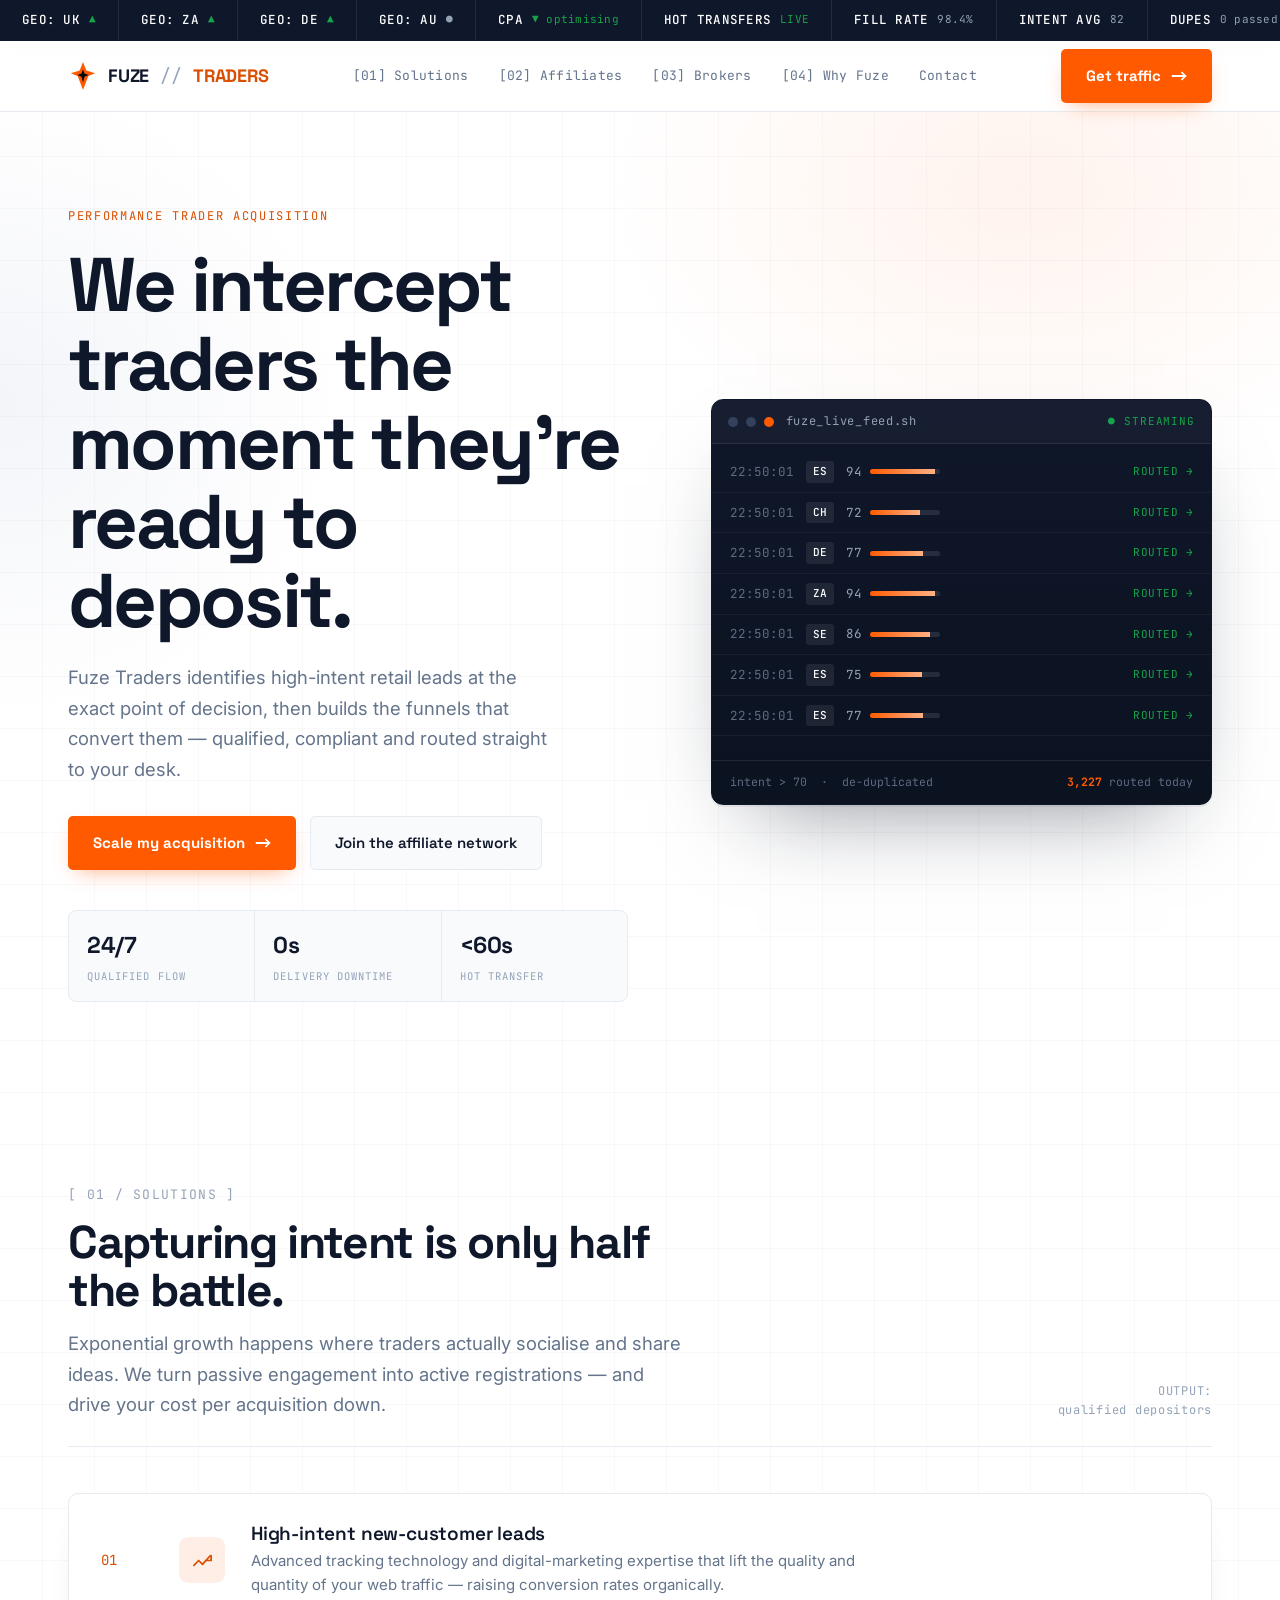
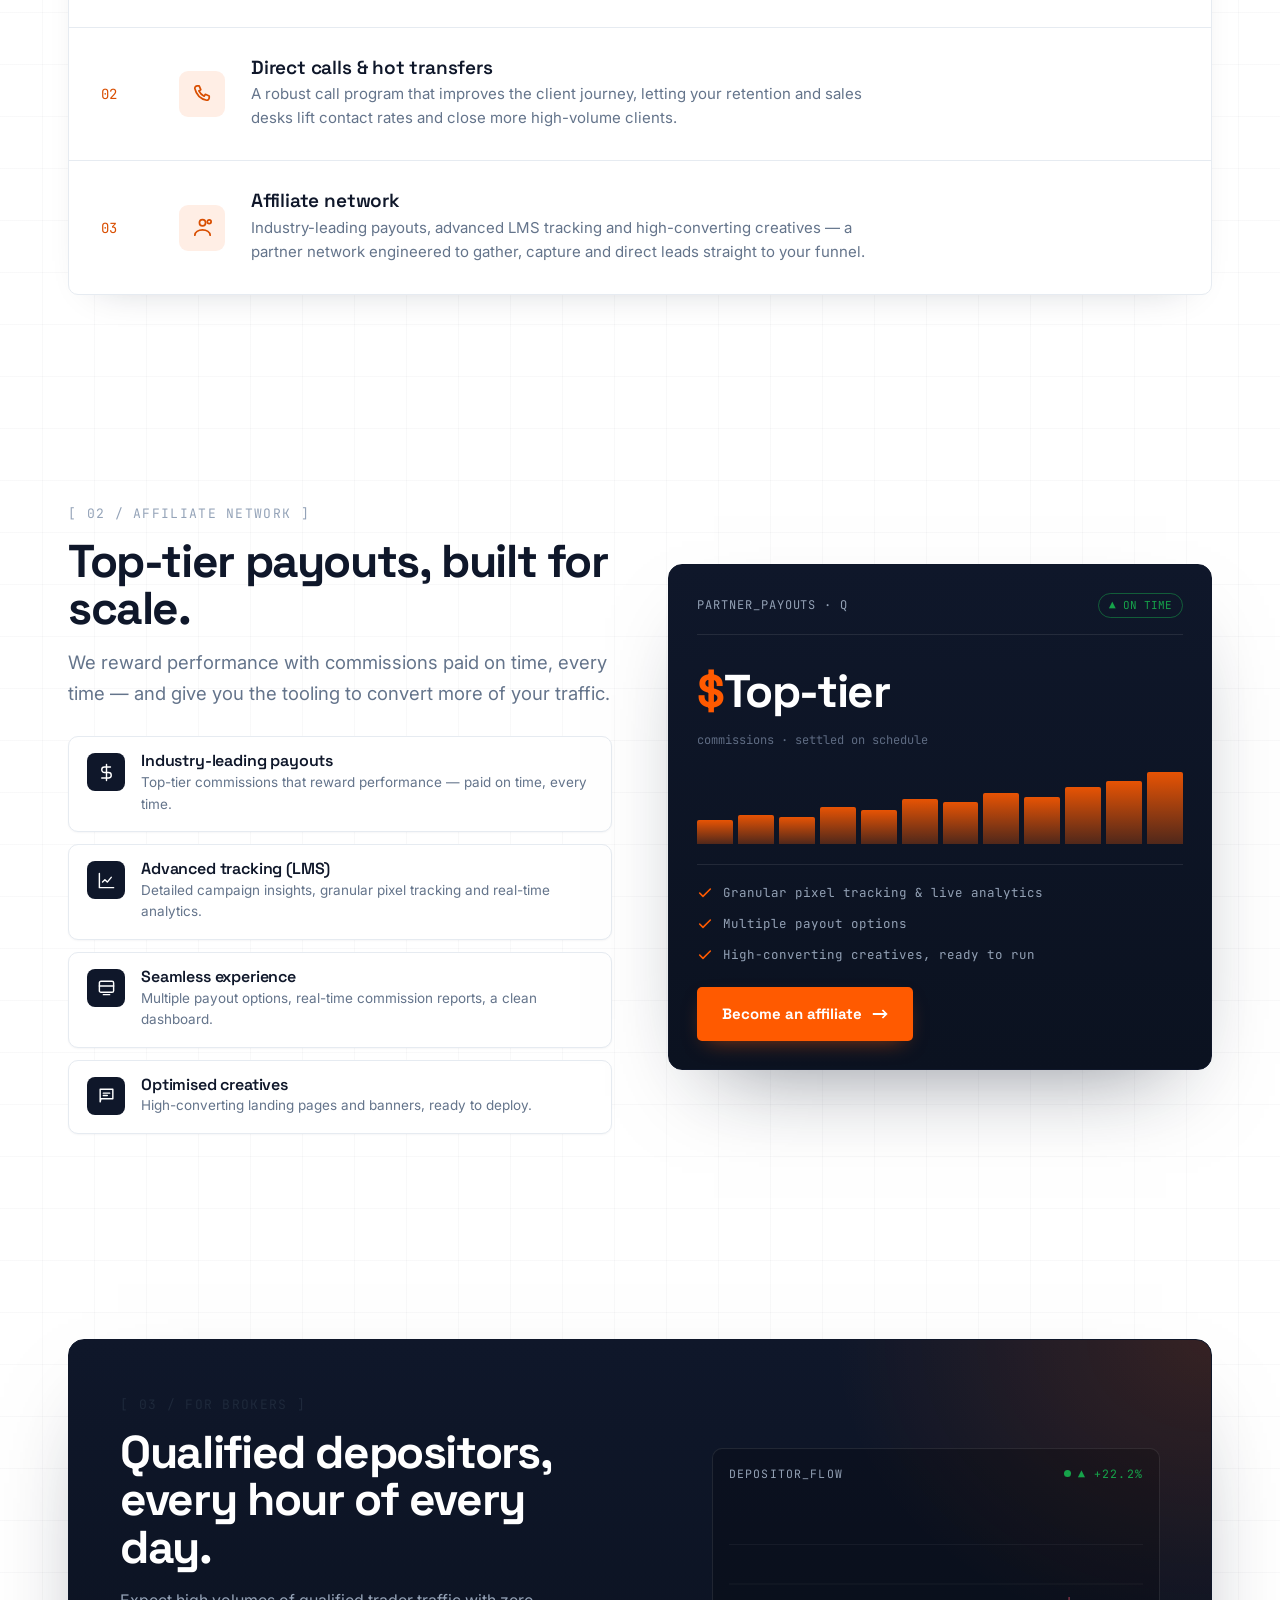
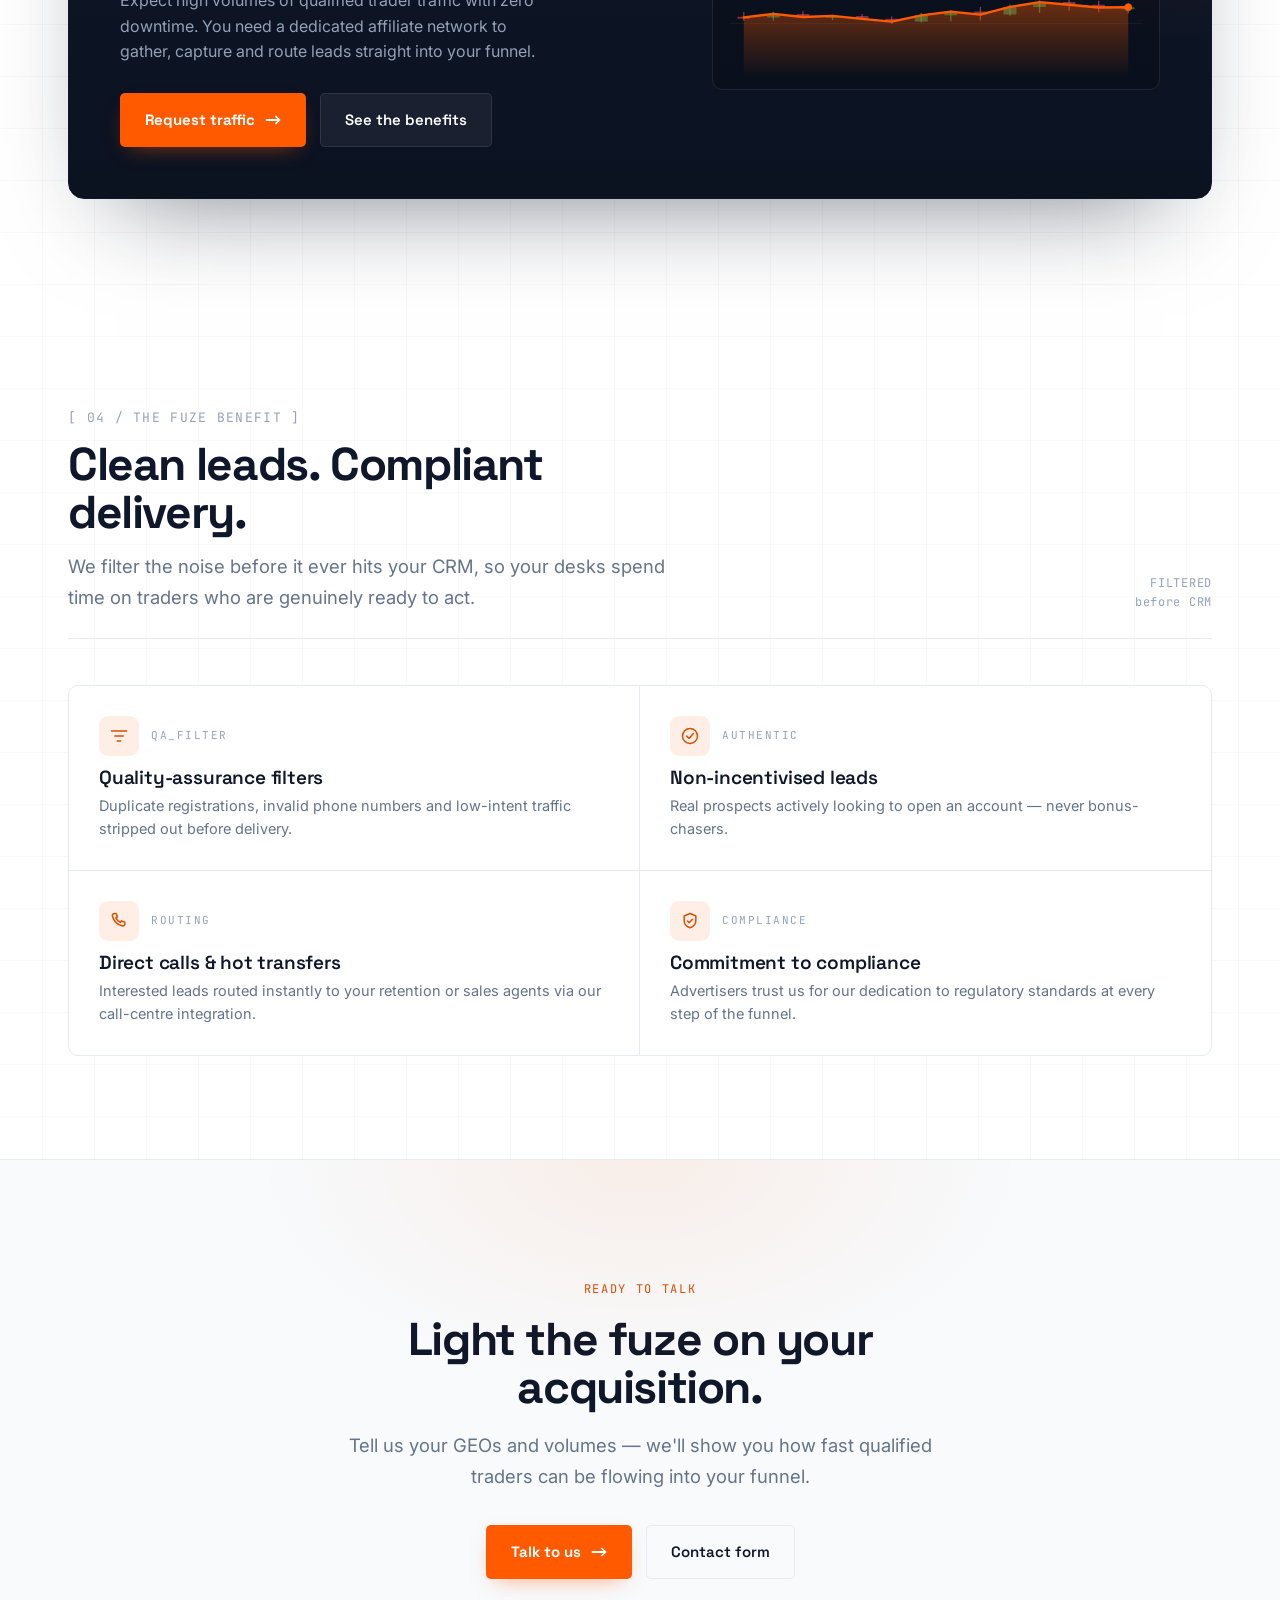
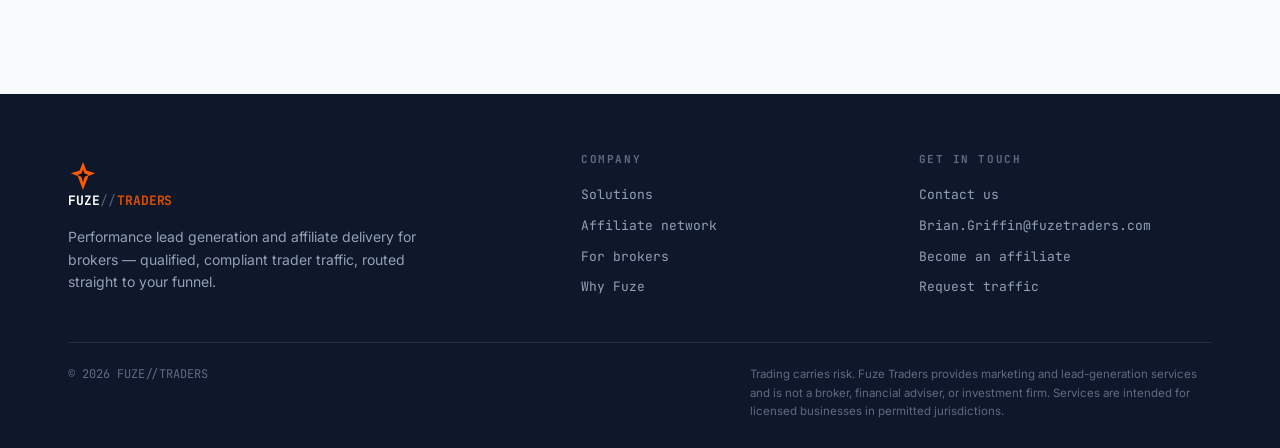
<file: index.html>
<!doctype html>
<html lang="en">
<head>
<meta charset="utf-8">
<meta name="viewport" content="width=device-width, initial-scale=1">
<title>Fuze Traders — High-Intent Trader Acquisition for Brokers</title>
<meta name="description" content="Fuze Traders intercepts high-intent retail traders the moment they're ready to deposit — qualified, compliant lead flow, hot transfers and an industry-leading affiliate network, routed straight to your desk.">
<link rel="preconnect" href="https://fonts.googleapis.com">
<link rel="preconnect" href="https://fonts.gstatic.com" crossorigin>
<link href="https://fonts.googleapis.com/css2?family=Space+Grotesk:wght@500;600;700&family=Inter:wght@400;500;600&family=JetBrains+Mono:wght@400;500&display=swap" rel="stylesheet">
<link rel="stylesheet" href="css/style.css?v=4">
</head>
<body>

<!-- TICKER -->
<div class="ticker" aria-hidden="true">
  <div class="ticker-track" id="ticker"></div>
</div>

<!-- NAV -->
<header class="nav" id="nav">
  <div class="wrap nav-in">
    <a class="brand" href="index.html" aria-label="Fuze Traders">
      <span class="logo"><svg viewBox="0 0 32 32" fill="none" aria-hidden="true">
        <path d="M16 1l3.6 9.1L29 13l-7.3 3.1L16 31l-5.7-14.9L3 13l9.4-2.9z" fill="#FF5A00"/>
        <path d="M16 9l1.7 4.3L22 15l-4.3 1.7L16 23l-1.7-6.3L10 15l4.3-1.7z" fill="#070B14"/>
      </svg></span>
      <span class="b">FUZE</span><span class="sl">//</span><span class="o">TRADERS</span>
    </a>
    <nav class="nav-links" id="navlinks">
      <a href="#solutions">[01] Solutions</a>
      <a href="#affiliates">[02] Affiliates</a>
      <a href="#brokers">[03] Brokers</a>
      <a href="#why">[04] Why Fuze</a>
      <a href="https://mail.google.com/mail/?view=cm&fs=1&to=Brian.Griffin@fuzetraders.com&su=Fuze+Traders+enquiry" target="_blank" rel="noopener">Contact</a>
    </nav>
    <div class="nav-cta">
      <a href="contact.html" class="btn btn-primary">Get traffic
        <svg width="16" height="12" viewBox="0 0 20 12" fill="none" stroke="currentColor" stroke-width="2.2"><path d="M1 6h17M13 1l5 5-5 5"/></svg>
      </a>
      <button class="burger" id="burger" aria-label="Menu"><span></span><span></span><span></span></button>
    </div>
  </div>
</header>

<!-- HERO -->
<section class="hero">
  <div class="wrap hero-grid">
    <div class="reveal">
      <span class="tag">Performance trader acquisition</span>
      <h1>We intercept traders the moment they're ready to deposit.</h1>
      <p class="lead">Fuze Traders identifies high-intent retail leads at the exact point of decision, then builds the funnels that convert them — qualified, compliant and routed straight to your desk.</p>
      <div class="hero-cta">
        <a href="contact.html" class="btn btn-primary">Scale my acquisition
          <svg width="16" height="12" viewBox="0 0 20 12" fill="none" stroke="currentColor" stroke-width="2.2"><path d="M1 6h17M13 1l5 5-5 5"/></svg>
        </a>
        <a href="#affiliates" class="btn btn-ghost">Join the affiliate network</a>
      </div>
      <div class="hero-stats">
        <div class="s"><div class="n">24/7</div><div class="l">Qualified flow</div></div>
        <div class="s"><div class="n">0s</div><div class="l">Delivery downtime</div></div>
        <div class="s"><div class="n">&lt;60s</div><div class="l">Hot transfer</div></div>
      </div>
    </div>

    <!-- live lead terminal -->
    <div class="hero-art reveal">
      <div class="term">
        <div class="term-bar">
          <span class="dot"></span><span class="dot"></span><span class="dot live"></span>
          <span class="ttl">fuze_live_feed.sh</span>
          <span class="st">● STREAMING</span>
        </div>
        <div class="feed" id="feed"></div>
        <div class="feed-foot"><span>intent &gt; 70 &nbsp;·&nbsp; de-duplicated</span><span><b id="cnt">0</b> routed today</span></div>
      </div>
    </div>
  </div>
</section>

<!-- SOLUTIONS -->
<section class="sec" id="solutions">
  <div class="wrap">
    <div class="sec-head reveal">
      <div class="l">
        <span class="sec-n">[ 01 / SOLUTIONS ]</span>
        <h2>Capturing intent is only half the battle.</h2>
        <p class="lead">Exponential growth happens where traders actually socialise and share ideas. We turn passive engagement into active registrations — and drive your cost per acquisition down.</p>
      </div>
      <div class="r">OUTPUT:<br>qualified depositors</div>
    </div>

    <div class="rows reveal">
      <div class="srow">
        <span class="num">01</span>
        <span class="ic"><svg viewBox="0 0 24 24" fill="none" stroke="currentColor" stroke-width="1.8" stroke-linecap="round" stroke-linejoin="round"><path d="M3 17l5-5 4 4 8-9"/><path d="M21 7v5h-5"/></svg></span>
        <div class="tx"><h3>High-intent new-customer leads</h3><p>Advanced tracking technology and digital-marketing expertise that lift the quality and quantity of your web traffic — raising conversion rates organically.</p></div>
      </div>
      <div class="srow">
        <span class="num">02</span>
        <span class="ic"><svg viewBox="0 0 24 24" fill="none" stroke="currentColor" stroke-width="1.8" stroke-linecap="round" stroke-linejoin="round"><path d="M6.5 3h2l1.7 4-2 1.3a12 12 0 005.5 5.5l1.3-2 4 1.7v2a2.5 2.5 0 01-2.7 2.5A16.5 16.5 0 014 5.7 2.5 2.5 0 016.5 3z"/></svg></span>
        <div class="tx"><h3>Direct calls &amp; hot transfers</h3><p>A robust call program that improves the client journey, letting your retention and sales desks lift contact rates and close more high-volume clients.</p></div>
      </div>
      <div class="srow">
        <span class="num">03</span>
        <span class="ic"><svg viewBox="0 0 24 24" fill="none" stroke="currentColor" stroke-width="1.8" stroke-linecap="round" stroke-linejoin="round"><circle cx="12" cy="7" r="3.2"/><path d="M4 20c0-3.3 3.6-5.5 8-5.5s8 2.2 8 5.5"/><circle cx="19" cy="6" r="2"/></svg></span>
        <div class="tx"><h3>Affiliate network</h3><p>Industry-leading payouts, advanced LMS tracking and high-converting creatives — a partner network engineered to gather, capture and direct leads straight to your funnel.</p></div>
      </div>
    </div>
  </div>
</section>

<!-- AFFILIATES -->
<section class="sec" id="affiliates">
  <div class="wrap split">
    <div class="reveal">
      <span class="sec-n">[ 02 / AFFILIATE NETWORK ]</span>
      <h2 style="margin-top:12px">Top-tier payouts, built for scale.</h2>
      <p class="lead" style="margin-top:14px">We reward performance with commissions paid on time, every time — and give you the tooling to convert more of your traffic.</p>
      <div class="feat-list">
        <div class="feat"><span class="fi"><svg viewBox="0 0 24 24" fill="none" stroke="currentColor" stroke-width="1.8" stroke-linecap="round" stroke-linejoin="round"><path d="M12 2v20M17 5H9.5a3.5 3.5 0 000 7h5a3.5 3.5 0 010 7H6"/></svg></span><div><h3>Industry-leading payouts</h3><p>Top-tier commissions that reward performance — paid on time, every time.</p></div></div>
        <div class="feat"><span class="fi"><svg viewBox="0 0 24 24" fill="none" stroke="currentColor" stroke-width="1.8" stroke-linecap="round" stroke-linejoin="round"><path d="M3 3v18h18"/><path d="M7 14l3-3 3 3 5-6"/></svg></span><div><h3>Advanced tracking (LMS)</h3><p>Detailed campaign insights, granular pixel tracking and real-time analytics.</p></div></div>
        <div class="feat"><span class="fi"><svg viewBox="0 0 24 24" fill="none" stroke="currentColor" stroke-width="1.8" stroke-linecap="round" stroke-linejoin="round"><rect x="3" y="4" width="18" height="14" rx="2"/><path d="M3 10h18M8 21h8"/></svg></span><div><h3>Seamless experience</h3><p>Multiple payout options, real-time commission reports, a clean dashboard.</p></div></div>
        <div class="feat"><span class="fi"><svg viewBox="0 0 24 24" fill="none" stroke="currentColor" stroke-width="1.8" stroke-linecap="round" stroke-linejoin="round"><path d="M4 4h16v12H5l-1 4z"/><path d="M8 9h8M8 12h5"/></svg></span><div><h3>Optimised creatives</h3><p>High-converting landing pages and banners, ready to deploy.</p></div></div>
      </div>
    </div>

    <div class="pnl reveal">
      <div class="pnl-top"><span class="t">PARTNER_PAYOUTS · Q</span><span class="pill">▲ ON TIME</span></div>
      <div class="big"><span class="cur">$</span>Top-tier</div>
      <div class="sub">commissions · settled on schedule</div>
      <div class="spark" id="spark"></div>
      <ul>
        <li><svg viewBox="0 0 24 24" fill="none" stroke="currentColor" stroke-width="2.4" stroke-linecap="round" stroke-linejoin="round"><path d="M20 6L9 17l-5-5"/></svg> Granular pixel tracking &amp; live analytics</li>
        <li><svg viewBox="0 0 24 24" fill="none" stroke="currentColor" stroke-width="2.4" stroke-linecap="round" stroke-linejoin="round"><path d="M20 6L9 17l-5-5"/></svg> Multiple payout options</li>
        <li><svg viewBox="0 0 24 24" fill="none" stroke="currentColor" stroke-width="2.4" stroke-linecap="round" stroke-linejoin="round"><path d="M20 6L9 17l-5-5"/></svg> High-converting creatives, ready to run</li>
      </ul>
      <a href="contact.html" class="btn btn-primary" style="margin-top:22px">Become an affiliate
        <svg width="16" height="12" viewBox="0 0 20 12" fill="none" stroke="currentColor" stroke-width="2.2"><path d="M1 6h17M13 1l5 5-5 5"/></svg>
      </a>
    </div>
  </div>
</section>

<!-- BROKERS -->
<section class="sec" id="brokers">
  <div class="wrap">
    <div class="band reveal">
      <div class="band-in">
        <div>
          <span class="sec-n" style="color:var(--orange2)">[ 03 / FOR BROKERS ]</span>
          <h2 style="margin-top:12px">Qualified depositors, every hour of every day.</h2>
          <p>Expect high volumes of qualified trader traffic with zero downtime. You need a dedicated affiliate network to gather, capture and route leads straight into your funnel.</p>
          <div class="bcta">
            <a href="contact.html" class="btn btn-primary">Request traffic
              <svg width="16" height="12" viewBox="0 0 20 12" fill="none" stroke="currentColor" stroke-width="2.2"><path d="M1 6h17M13 1l5 5-5 5"/></svg>
            </a>
            <a href="#why" class="btn btn-ghost">See the benefits</a>
          </div>
        </div>
        <div class="chart-live">
          <div class="chart-head">
            <span class="cl">DEPOSITOR_FLOW</span>
            <span class="cd" id="depDelta">● LIVE</span>
          </div>
          <svg id="depChart" viewBox="0 0 440 200" aria-label="Live qualified depositor flow"></svg>
        </div>
      </div>
    </div>
  </div>
</section>

<!-- WHY -->
<section class="sec" id="why">
  <div class="wrap">
    <div class="sec-head reveal">
      <div class="l">
        <span class="sec-n">[ 04 / THE FUZE BENEFIT ]</span>
        <h2>Clean leads. Compliant delivery.</h2>
        <p class="lead">We filter the noise before it ever hits your CRM, so your desks spend time on traders who are genuinely ready to act.</p>
      </div>
      <div class="r">FILTERED<br>before CRM</div>
    </div>
    <div class="bens reveal">
      <div class="ben"><div class="bt"><span class="bi"><svg viewBox="0 0 24 24" fill="none" stroke="currentColor" stroke-width="1.8" stroke-linecap="round" stroke-linejoin="round"><path d="M3 6h18M7 12h10M10 18h4"/></svg></span><span class="k">QA_FILTER</span></div><h3>Quality-assurance filters</h3><p>Duplicate registrations, invalid phone numbers and low-intent traffic stripped out before delivery.</p></div>
      <div class="ben"><div class="bt"><span class="bi"><svg viewBox="0 0 24 24" fill="none" stroke="currentColor" stroke-width="1.8" stroke-linecap="round" stroke-linejoin="round"><circle cx="12" cy="12" r="9"/><path d="M8 12l3 3 5-6"/></svg></span><span class="k">AUTHENTIC</span></div><h3>Non-incentivised leads</h3><p>Real prospects actively looking to open an account — never bonus-chasers.</p></div>
      <div class="ben"><div class="bt"><span class="bi"><svg viewBox="0 0 24 24" fill="none" stroke="currentColor" stroke-width="1.8" stroke-linecap="round" stroke-linejoin="round"><path d="M6.5 3h2l1.7 4-2 1.3a12 12 0 005.5 5.5l1.3-2 4 1.7v2a2.5 2.5 0 01-2.7 2.5A16.5 16.5 0 014 5.7 2.5 2.5 0 016.5 3z"/></svg></span><span class="k">ROUTING</span></div><h3>Direct calls &amp; hot transfers</h3><p>Interested leads routed instantly to your retention or sales agents via our call-centre integration.</p></div>
      <div class="ben"><div class="bt"><span class="bi"><svg viewBox="0 0 24 24" fill="none" stroke="currentColor" stroke-width="1.8" stroke-linecap="round" stroke-linejoin="round"><path d="M12 3l7 3v5c0 4.5-3 7.8-7 9-4-1.2-7-4.5-7-9V6z"/><path d="M9 12l2 2 4-4"/></svg></span><span class="k">COMPLIANCE</span></div><h3>Commitment to compliance</h3><p>Advertisers trust us for our dedication to regulatory standards at every step of the funnel.</p></div>
    </div>
  </div>
</section>

<!-- FINAL CTA -->
<section class="cta-final">
  <div class="wrap reveal">
    <span class="tag">Ready to talk</span>
    <h2>Light the fuze on your acquisition.</h2>
    <p class="lead">Tell us your GEOs and volumes — we'll show you how fast qualified traders can be flowing into your funnel.</p>
    <div class="row">
      <a href="https://mail.google.com/mail/?view=cm&fs=1&to=Brian.Griffin@fuzetraders.com&su=Fuze+Traders+enquiry" target="_blank" rel="noopener" class="btn btn-primary">Talk to us
        <svg width="16" height="12" viewBox="0 0 20 12" fill="none" stroke="currentColor" stroke-width="2.2"><path d="M1 6h17M13 1l5 5-5 5"/></svg>
      </a>
      <a href="contact.html" class="btn btn-ghost">Contact form</a>
    </div>
  </div>
</section>

<!-- FOOTER -->
<footer class="ft">
  <div class="wrap">
    <div class="ft-grid">
      <div>
        <a class="brand" href="index.html">
          <span class="logo"><svg viewBox="0 0 32 32" fill="none" aria-hidden="true"><path d="M16 1l3.6 9.1L29 13l-7.3 3.1L16 31l-5.7-14.9L3 13l9.4-2.9z" fill="#FF5A00"/><path d="M16 9l1.7 4.3L22 15l-4.3 1.7L16 23l-1.7-6.3L10 15l4.3-1.7z" fill="#070B14"/></svg></span>
          <span class="b">FUZE</span><span class="sl">//</span><span class="o">TRADERS</span>
        </a>
        <p>Performance lead generation and affiliate delivery for brokers — qualified, compliant trader traffic, routed straight to your funnel.</p>
      </div>
      <div>
        <h4>Company</h4>
        <a href="#solutions">Solutions</a>
        <a href="#affiliates">Affiliate network</a>
        <a href="#brokers">For brokers</a>
        <a href="#why">Why Fuze</a>
      </div>
      <div>
        <h4>Get in touch</h4>
        <a href="https://mail.google.com/mail/?view=cm&fs=1&to=Brian.Griffin@fuzetraders.com&su=Fuze+Traders+enquiry" target="_blank" rel="noopener">Contact us</a>
        <a href="https://mail.google.com/mail/?view=cm&fs=1&to=Brian.Griffin@fuzetraders.com&su=Fuze+Traders+enquiry">Brian.Griffin@fuzetraders.com</a>
        <a href="contact.html">Become an affiliate</a>
        <a href="contact.html">Request traffic</a>
      </div>
    </div>
    <div class="ft-bot">
      <span class="cp">© <span id="yr"></span> FUZE//TRADERS</span>
      <span class="risk">Trading carries risk. Fuze Traders provides marketing and lead-generation services and is not a broker, financial adviser, or investment firm. Services are intended for licensed businesses in permitted jurisdictions.</span>
    </div>
  </div>
</footer>

<script src="js/main.js?v=4"></script>
</body>
</html>
</file>
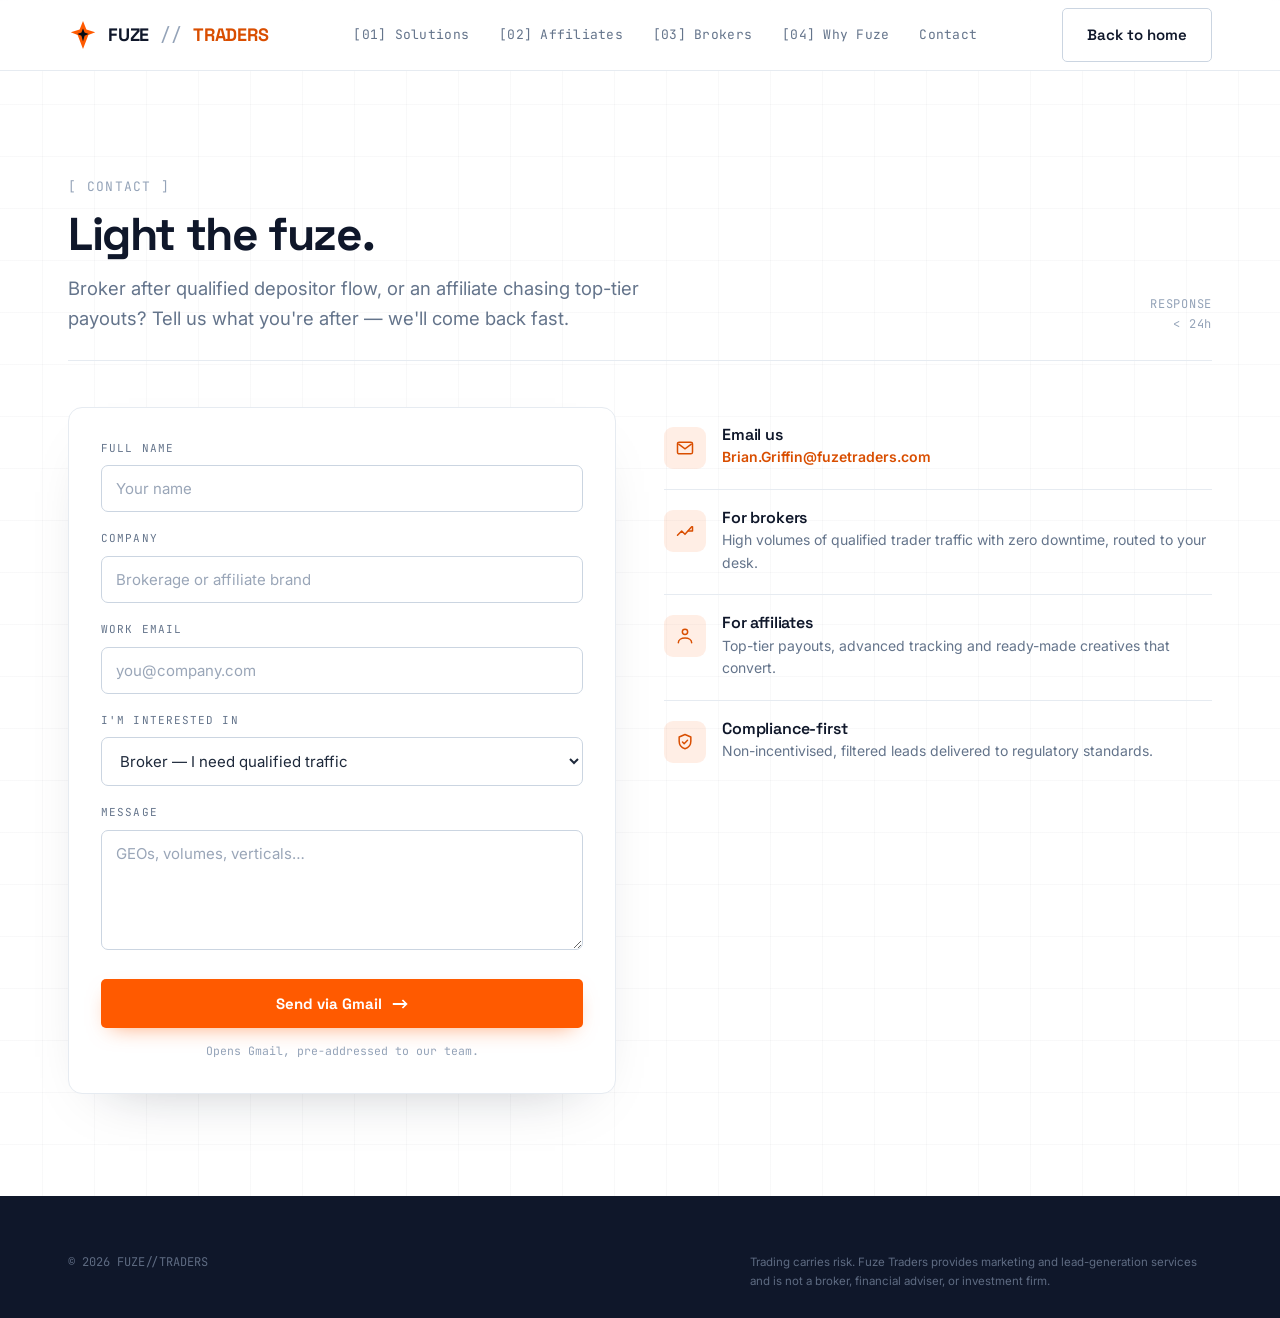
<file: contact.html>
<!doctype html>
<html lang="en">
<head>
<meta charset="utf-8">
<meta name="viewport" content="width=device-width, initial-scale=1">
<title>Contact — Fuze Traders</title>
<meta name="description" content="Talk to Fuze Traders about qualified broker lead traffic, hot transfers and affiliate partnerships.">
<link rel="preconnect" href="https://fonts.googleapis.com">
<link rel="preconnect" href="https://fonts.gstatic.com" crossorigin>
<link href="https://fonts.googleapis.com/css2?family=Space+Grotesk:wght@500;600;700&family=Inter:wght@400;500;600&family=JetBrains+Mono:wght@400;500&display=swap" rel="stylesheet">
<link rel="stylesheet" href="css/style.css?v=4">
</head>
<body>

<header class="nav" id="nav">
  <div class="wrap nav-in">
    <a class="brand" href="index.html" aria-label="Fuze Traders">
      <span class="logo"><svg viewBox="0 0 32 32" fill="none" aria-hidden="true"><path d="M16 1l3.6 9.1L29 13l-7.3 3.1L16 31l-5.7-14.9L3 13l9.4-2.9z" fill="#FF5A00"/><path d="M16 9l1.7 4.3L22 15l-4.3 1.7L16 23l-1.7-6.3L10 15l4.3-1.7z" fill="#070B14"/></svg></span>
      <span class="b">FUZE</span><span class="sl">//</span><span class="o">TRADERS</span>
    </a>
    <nav class="nav-links" id="navlinks">
      <a href="index.html#solutions">[01] Solutions</a>
      <a href="index.html#affiliates">[02] Affiliates</a>
      <a href="index.html#brokers">[03] Brokers</a>
      <a href="index.html#why">[04] Why Fuze</a>
      <a href="https://mail.google.com/mail/?view=cm&fs=1&to=Brian.Griffin@fuzetraders.com&su=Fuze+Traders+enquiry" target="_blank" rel="noopener">Contact</a>
    </nav>
    <div class="nav-cta">
      <a href="index.html" class="btn btn-line">Back to home</a>
      <button class="burger" id="burger" aria-label="Menu"><span></span><span></span><span></span></button>
    </div>
  </div>
</header>

<section class="sec">
  <div class="wrap">
    <div class="sec-head reveal" style="margin-bottom:46px">
      <div class="l">
        <span class="sec-n">[ CONTACT ]</span>
        <h2>Light the fuze.</h2>
        <p class="lead">Broker after qualified depositor flow, or an affiliate chasing top-tier payouts? Tell us what you're after — we'll come back fast.</p>
      </div>
      <div class="r">RESPONSE<br>&lt; 24h</div>
    </div>

    <div class="contact-grid">
      <form class="form reveal" id="contactForm">
        <div class="field"><label for="name">Full name</label><input id="name" type="text" placeholder="Your name" required></div>
        <div class="field"><label for="company">Company</label><input id="company" type="text" placeholder="Brokerage or affiliate brand"></div>
        <div class="field"><label for="email">Work email</label><input id="email" type="email" placeholder="you@company.com" required></div>
        <div class="field"><label for="type">I'm interested in</label>
          <select id="type">
            <option>Broker — I need qualified traffic</option>
            <option>Affiliate — I want to join the network</option>
            <option>Direct calls &amp; hot transfers</option>
            <option>Something else</option>
          </select>
        </div>
        <div class="field"><label for="msg">Message</label><textarea id="msg" placeholder="GEOs, volumes, verticals…"></textarea></div>
        <button type="submit" class="btn btn-primary">Send via Gmail
          <svg width="16" height="12" viewBox="0 0 20 12" fill="none" stroke="currentColor" stroke-width="2.2"><path d="M1 6h17M13 1l5 5-5 5"/></svg>
        </button>
        <p class="form-note" id="formNote">Opens Gmail, pre-addressed to our team.</p>
      </form>

      <div class="cside reveal">
        <div class="ci"><span class="ic"><svg viewBox="0 0 24 24" fill="none" stroke="currentColor" stroke-width="1.8"><rect x="3" y="5" width="18" height="14" rx="2"/><path d="M4 7l8 6 8-6"/></svg></span><div><h3>Email us</h3><p><a href="https://mail.google.com/mail/?view=cm&fs=1&to=Brian.Griffin@fuzetraders.com&su=Fuze+Traders+enquiry" target="_blank" rel="noopener" style="color:var(--orange-ink);font-weight:600">Brian.Griffin@fuzetraders.com</a></p></div></div>
        <div class="ci"><span class="ic"><svg viewBox="0 0 24 24" fill="none" stroke="currentColor" stroke-width="1.8" stroke-linecap="round" stroke-linejoin="round"><path d="M3 17l5-5 4 4 8-9"/><path d="M21 7v5h-5"/></svg></span><div><h3>For brokers</h3><p>High volumes of qualified trader traffic with zero downtime, routed to your desk.</p></div></div>
        <div class="ci"><span class="ic"><svg viewBox="0 0 24 24" fill="none" stroke="currentColor" stroke-width="1.8" stroke-linecap="round" stroke-linejoin="round"><circle cx="12" cy="7" r="3.2"/><path d="M4 20c0-3.3 3.6-5.5 8-5.5s8 2.2 8 5.5"/></svg></span><div><h3>For affiliates</h3><p>Top-tier payouts, advanced tracking and ready-made creatives that convert.</p></div></div>
        <div class="ci"><span class="ic"><svg viewBox="0 0 24 24" fill="none" stroke="currentColor" stroke-width="1.8" stroke-linecap="round" stroke-linejoin="round"><path d="M12 3l7 3v5c0 4.5-3 7.8-7 9-4-1.2-7-4.5-7-9V6z"/><path d="M9 12l2 2 4-4"/></svg></span><div><h3>Compliance-first</h3><p>Non-incentivised, filtered leads delivered to regulatory standards.</p></div></div>
      </div>
    </div>
  </div>
</section>

<footer class="ft">
  <div class="wrap">
    <div class="ft-bot" style="border-top:0;padding-top:0">
      <span class="cp">© <span id="yr"></span> FUZE//TRADERS</span>
      <span class="risk">Trading carries risk. Fuze Traders provides marketing and lead-generation services and is not a broker, financial adviser, or investment firm.</span>
    </div>
  </div>
</footer>

<script src="js/main.js?v=4"></script>
</body>
</html>
</file>
<file: css/style.css>
/* ======================================================================
   FUZE TRADERS — Modern Corporate Ignition (Light & Trustworthy)
   White page · navy brand · ignition-orange action · charcoal text.
   Data widgets (ticker, live feed, dashboard, chart, footer) are navy panels.
   ====================================================================== */
:root{
  --bg:#FFFFFF;
  --surface:#F8FAFC;
  --surface2:#F1F5F9;
  --ink:#1E293B;          /* charcoal body text */
  --navy:#0F172A;         /* headings / deep brand */
  --blue:#1E3A8A;
  --muted:#64748B;
  --dim:#94A3B8;
  --line:#E6EBF1;
  --line2:#CBD5E1;
  --orange:#FF5A00;       /* CTA / accent */
  --orange-ink:#D94E00;   /* orange that is legible as text on white */
  --orange-soft:rgba(255,90,0,.10);
  --up:#16A34A;
  --down:#DC2626;
  /* dark panel tokens */
  --pnl:#0F172A;
  --pnl-2:#0B1220;
  --pnl-line:rgba(255,255,255,.09);
  --pnl-ink:#EAF0F7;
  --pnl-muted:#93A1B5;
  --pnl-dim:#5E6B82;
  --maxw:1200px;
  --disp:'Space Grotesk',system-ui,sans-serif;
  --body:'Inter',system-ui,sans-serif;
  --mono:'JetBrains Mono','SFMono-Regular',Consolas,monospace;
  color-scheme:light;
}
*{box-sizing:border-box}
html{scroll-behavior:smooth}
body{
  margin:0;background:var(--bg);color:var(--ink);font-family:var(--body);font-size:16px;line-height:1.6;
  -webkit-font-smoothing:antialiased;overflow-x:hidden;
  background-image:
    linear-gradient(rgba(15,23,42,.028) 1px,transparent 1px),
    linear-gradient(90deg,rgba(15,23,42,.028) 1px,transparent 1px);
  background-size:52px 52px;background-position:center top;
}
a{color:inherit;text-decoration:none}
img{max-width:100%}
.wrap{max-width:var(--maxw);margin:0 auto;padding:0 28px}

/* ---------- type ---------- */
h1,h2,h3{font-family:var(--disp);color:var(--navy);letter-spacing:-.02em;line-height:1.04;margin:0;font-weight:700}
h1{font-size:clamp(38px,6.4vw,76px);letter-spacing:-.035em}
h2{font-size:clamp(28px,4vw,46px);letter-spacing:-.03em}
h3{font-size:19px;font-weight:600;letter-spacing:-.01em}
p{margin:0}
.mono{font-family:var(--mono)}
.tag{font-family:var(--mono);font-size:12px;letter-spacing:.14em;text-transform:uppercase;color:var(--orange-ink)}
.sec-n{font-family:var(--mono);font-size:13px;color:var(--dim);letter-spacing:.1em}
.lead{font-size:clamp(16px,1.5vw,18.5px);color:var(--muted);line-height:1.65}
.accent{color:var(--orange-ink)}
.up{color:var(--up)}.down{color:var(--down)}

/* ---------- buttons ---------- */
.btn{display:inline-flex;align-items:center;gap:10px;font-family:var(--disp);font-weight:600;font-size:15px;
  padding:14px 24px;border-radius:5px;border:1px solid transparent;cursor:pointer;transition:.16s ease;white-space:nowrap}
.btn svg{transition:transform .16s ease}
.btn:hover svg{transform:translateX(3px)}
.btn-primary{background:var(--orange);color:#fff;font-weight:700;box-shadow:0 8px 22px -10px rgba(255,90,0,.6)}
.btn-primary:hover{background:#e85200;transform:translateY(-1px);box-shadow:0 14px 30px -10px rgba(255,90,0,.55)}
.btn-line{background:#fff;color:var(--navy);border-color:var(--line2)}
.btn-line:hover{border-color:var(--navy);background:var(--surface)}
.btn-ghost{background:var(--surface);color:var(--navy);border-color:var(--line)}
.btn-ghost:hover{background:var(--surface2);border-color:var(--line2)}

/* ---------- ticker bar (navy) ---------- */
.ticker{border-bottom:1px solid var(--navy);background:var(--navy);overflow:hidden}
.ticker-track{display:flex;gap:0;white-space:nowrap;will-change:transform;animation:tick 38s linear infinite}
.ticker:hover .ticker-track{animation-play-state:paused}
.ti{display:inline-flex;align-items:center;gap:9px;padding:10px 22px;font-family:var(--mono);font-size:12.5px;
  color:var(--pnl-muted);border-right:1px solid var(--pnl-line);letter-spacing:.02em}
.ti b{color:#fff;font-weight:500}
.ti .ar{font-size:11px}
.ti .ar.up{color:var(--up)}
@keyframes tick{from{transform:translateX(0)}to{transform:translateX(-50%)}}
@media(prefers-reduced-motion:reduce){.ticker-track{animation:none}}

/* ---------- nav ---------- */
header.nav{position:sticky;top:0;z-index:60;background:rgba(255,255,255,.82);backdrop-filter:blur(14px);
  border-bottom:1px solid var(--line);transition:box-shadow .2s}
header.nav.scrolled{box-shadow:0 1px 0 var(--line),0 8px 24px -18px rgba(15,23,42,.3)}
.nav-in{display:flex;align-items:center;justify-content:space-between;height:70px}
.brand{display:inline-flex;align-items:center;gap:10px;font-family:var(--disp);font-weight:700;font-size:18px;letter-spacing:-.01em}
.brand .logo{width:30px;height:30px;flex:0 0 auto;display:block}
.brand .logo svg{width:100%;height:100%;display:block}
.brand .b{color:var(--navy)}.brand .o{color:var(--orange-ink)}
.brand .sl{font-family:var(--mono);color:var(--dim);font-weight:400;margin:0 1px}
.nav-links{display:flex;align-items:center;gap:30px}
.nav-links a{font-family:var(--mono);font-size:13px;letter-spacing:.02em;color:var(--muted);transition:color .15s}
.nav-links a:hover{color:var(--orange-ink)}
.nav-cta{display:flex;align-items:center;gap:12px}
.burger{display:none;background:none;border:0;cursor:pointer;padding:8px}
.burger span{display:block;width:22px;height:2px;background:var(--navy);margin:4px 0;transition:.2s}

/* ---------- hero ---------- */
.hero{padding:clamp(50px,7vw,92px) 0 clamp(46px,6vw,78px);position:relative}
.hero::before{content:"";position:absolute;inset:0;pointer-events:none;
  background:radial-gradient(55% 50% at 80% 8%,rgba(255,90,0,.07),transparent 60%),radial-gradient(45% 55% at 0% 30%,rgba(30,58,138,.05),transparent 60%)}
.hero-grid{display:grid;grid-template-columns:1.08fr .92fr;gap:54px;align-items:center;position:relative}
.hero h1{margin:18px 0 0}
.hero .lead{margin:22px 0 0;max-width:40ch}
.hero-cta{display:flex;gap:14px;flex-wrap:wrap;margin-top:32px}
.hero-stats{display:flex;gap:0;margin-top:40px;border:1px solid var(--line);border-radius:8px;overflow:hidden;max-width:560px;background:var(--surface)}
.hero-stats .s{flex:1;padding:16px 18px;border-right:1px solid var(--line)}
.hero-stats .s:last-child{border-right:0}
.hero-stats .n{font-family:var(--disp);font-weight:700;font-size:23px;color:var(--navy);letter-spacing:-.02em}
.hero-stats .l{font-family:var(--mono);font-size:10.5px;letter-spacing:.1em;text-transform:uppercase;color:var(--dim);margin-top:4px}

/* ---------- terminal feed panel (navy) ---------- */
.term{background:linear-gradient(180deg,var(--pnl),var(--pnl-2));border:1px solid var(--navy);border-radius:12px;
  overflow:hidden;box-shadow:0 40px 90px -46px rgba(15,23,42,.55),0 2px 0 rgba(15,23,42,.06)}
.term-bar{display:flex;align-items:center;gap:8px;padding:12px 16px;border-bottom:1px solid var(--pnl-line);background:rgba(255,255,255,.03)}
.term-bar .dot{width:10px;height:10px;border-radius:50%;background:#33415c}
.term-bar .dot.live{background:var(--orange);box-shadow:0 0 0 0 rgba(255,90,0,.6);animation:pulse 1.6s infinite}
@keyframes pulse{0%{box-shadow:0 0 0 0 rgba(255,90,0,.5)}70%{box-shadow:0 0 0 7px rgba(255,90,0,0)}100%{box-shadow:0 0 0 0 rgba(255,90,0,0)}}
.term-bar .ttl{font-family:var(--mono);font-size:12px;color:var(--pnl-muted);letter-spacing:.06em;margin-left:4px}
.term-bar .st{margin-left:auto;font-family:var(--mono);font-size:11px;color:var(--up);letter-spacing:.08em}
.feed{padding:8px 0;min-height:316px;font-family:var(--mono);font-size:12.5px}
.feed-row{display:grid;grid-template-columns:auto auto 1fr auto;gap:12px;align-items:center;padding:9px 18px;
  border-bottom:1px solid rgba(255,255,255,.05);animation:rowin .45s ease}
@keyframes rowin{from{opacity:0;transform:translateY(-6px)}to{opacity:1;transform:none}}
.feed-row .ts{color:var(--pnl-dim)}
.feed-row .geo{color:#fff;font-weight:500;background:rgba(255,255,255,.08);border-radius:3px;padding:2px 7px;font-size:11px}
.feed-row .score{display:flex;align-items:center;gap:8px;color:var(--pnl-muted)}
.feed-row .bar{width:70px;height:5px;border-radius:3px;background:rgba(255,255,255,.1);overflow:hidden}
.feed-row .bar i{display:block;height:100%;background:linear-gradient(90deg,var(--orange),#ffb184)}
.feed-row .rt{color:var(--up);font-size:11px;letter-spacing:.04em;white-space:nowrap}
.feed-foot{display:flex;justify-content:space-between;padding:12px 18px;border-top:1px solid var(--pnl-line);
  font-family:var(--mono);font-size:11.5px;color:var(--pnl-dim)}
.feed-foot b{color:var(--orange)}

/* ---------- section scaffold ---------- */
.sec{padding:clamp(60px,8vw,104px) 0;position:relative}
.sec.alt{background:var(--surface)}
.sec-head{display:flex;align-items:flex-end;justify-content:space-between;gap:30px;flex-wrap:wrap;
  border-bottom:1px solid var(--line);padding-bottom:26px;margin-bottom:46px}
.sec-head .l{max-width:620px}
.sec-head h2{margin:12px 0 0}
.sec-head .lead{margin:14px 0 0}
.sec-head .r{font-family:var(--mono);font-size:12px;color:var(--dim);text-align:right;letter-spacing:.06em;white-space:nowrap}

/* ---------- solutions ---------- */
.rows{display:grid;gap:0;border:1px solid var(--line);border-radius:10px;overflow:hidden;background:#fff;box-shadow:0 16px 40px -30px rgba(15,23,42,.3)}
.srow{display:grid;grid-template-columns:52px auto 1fr;gap:26px;align-items:center;padding:30px 32px;
  border-bottom:1px solid var(--line);transition:.2s;position:relative}
.srow:last-child{border-bottom:0}
.srow::before{content:"";position:absolute;left:0;top:0;bottom:0;width:3px;background:var(--orange);transform:scaleY(0);transform-origin:top;transition:transform .25s}
.srow:hover{background:var(--surface)}
.srow:hover::before{transform:scaleY(1)}
.srow .num{font-family:var(--mono);font-size:14px;color:var(--orange-ink)}
.srow .ic{width:46px;height:46px;border-radius:9px;background:var(--orange-soft);color:var(--orange-ink);display:grid;place-items:center}
.srow .ic svg{width:23px;height:23px}
.srow .tx h3{margin-bottom:5px}
.srow .tx p{color:var(--muted);font-size:15px;max-width:72ch}
@media(min-width:760px){.srow{grid-template-columns:52px 46px 1fr}.srow .ic{order:0}}

/* ---------- affiliate split ---------- */
.split{display:grid;grid-template-columns:1fr 1fr;gap:56px;align-items:center}
.feat-list{display:grid;gap:12px;margin-top:28px}
.feat{display:grid;grid-template-columns:auto 1fr;gap:16px;align-items:start;padding:16px 18px;
  border:1px solid var(--line);border-radius:10px;background:#fff;transition:.2s;box-shadow:0 1px 2px rgba(15,23,42,.04)}
.feat:hover{border-color:var(--line2);box-shadow:0 12px 28px -20px rgba(15,23,42,.3)}
.feat .fi{width:38px;height:38px;border-radius:8px;background:var(--navy);color:#fff;display:grid;place-items:center;flex:0 0 auto}
.feat .fi svg{width:19px;height:19px}
.feat h3{font-size:16px;margin-bottom:2px}
.feat p{font-size:13.5px;color:var(--muted)}
/* payout dashboard panel (navy) */
.pnl{background:linear-gradient(180deg,var(--pnl),var(--pnl-2));border:1px solid var(--navy);border-radius:14px;padding:28px;
  box-shadow:0 40px 90px -46px rgba(15,23,42,.55)}
.pnl-top{display:flex;justify-content:space-between;align-items:center;border-bottom:1px solid var(--pnl-line);padding-bottom:16px}
.pnl-top .t{font-family:var(--mono);font-size:12px;color:var(--pnl-muted);letter-spacing:.08em}
.pnl-top .pill{font-family:var(--mono);font-size:11px;color:var(--up);border:1px solid rgba(22,163,74,.5);border-radius:999px;padding:3px 10px}
.pnl .big{font-family:var(--disp);font-weight:700;font-size:46px;color:#fff;letter-spacing:-.03em;margin:20px 0 2px}
.pnl .big .cur{color:var(--orange)}
.pnl .sub{font-family:var(--mono);font-size:12px;color:var(--pnl-dim)}
.spark{display:flex;align-items:flex-end;gap:5px;height:72px;margin:22px 0 4px}
.spark i{flex:1;background:linear-gradient(180deg,rgba(255,90,0,.9),rgba(255,90,0,.28));border-radius:2px 2px 0 0;min-height:6px}
.pnl ul{list-style:none;margin:20px 0 0;padding:18px 0 0;border-top:1px solid var(--pnl-line);display:grid;gap:11px}
.pnl li{display:flex;gap:10px;align-items:center;font-family:var(--mono);font-size:12.5px;color:var(--pnl-muted)}
.pnl li svg{width:16px;height:16px;color:var(--orange);flex:0 0 auto}

/* ---------- broker band (navy) ---------- */
.band{border:1px solid var(--navy);border-radius:16px;overflow:hidden;background:
  radial-gradient(60% 120% at 100% 0%,rgba(255,90,0,.16),transparent 55%),linear-gradient(180deg,var(--pnl),var(--pnl-2));
  box-shadow:0 44px 100px -50px rgba(15,23,42,.6)}
.band-in{display:grid;grid-template-columns:1.1fr .9fr;gap:44px;align-items:center;padding:clamp(32px,4vw,52px)}
.band h2{color:#fff;max-width:16ch}
.band p{color:var(--pnl-muted);margin-top:16px;max-width:44ch}
.band .bcta{display:flex;gap:14px;flex-wrap:wrap;margin-top:28px}
.band .btn-ghost{background:rgba(255,255,255,.06);color:#fff;border-color:var(--pnl-line)}
.band .btn-ghost:hover{background:rgba(255,255,255,.12)}
.chart{width:100%;height:auto;display:block}
/* live depositor-flow chart */
.chart-live{border:1px solid var(--pnl-line);border-radius:10px;background:rgba(0,0,0,.2);padding:16px 16px 10px;overflow:hidden}
.chart-head{display:flex;justify-content:space-between;align-items:center;font-family:var(--mono);font-size:11.5px;letter-spacing:.1em;margin-bottom:6px}
.chart-head .cl{color:var(--pnl-muted)}
.chart-head .cd{color:var(--up);display:inline-flex;align-items:center;gap:7px}
.chart-head .cd::before{content:"";width:7px;height:7px;border-radius:50%;background:var(--up);box-shadow:0 0 0 0 rgba(22,163,74,.6);animation:pulse2 1.6s infinite}
@keyframes pulse2{0%{box-shadow:0 0 0 0 rgba(22,163,74,.5)}70%{box-shadow:0 0 0 6px rgba(22,163,74,0)}100%{box-shadow:0 0 0 0 rgba(22,163,74,0)}}
#depChart{width:100%;height:190px;display:block}
#depChart .wick{stroke-width:1.4}
#depChart .cbody{transition:y .5s ease,height .5s ease}
#depChart .flowline{fill:none;stroke:var(--orange);stroke-width:2.5;stroke-linejoin:round;stroke-linecap:round;transition:d .5s ease}
#depChart .flowarea{transition:d .5s ease}
#depChart .tip{animation:tipglow 1.4s ease-in-out infinite}
@keyframes tipglow{0%,100%{r:4}50%{r:6}}
@media(prefers-reduced-motion:reduce){.chart-head .cd::before{animation:none}#depChart .tip{animation:none}#depChart .cbody,#depChart .flowline,#depChart .flowarea{transition:none}}

/* ---------- benefits ---------- */
.bens{display:grid;grid-template-columns:repeat(2,1fr);gap:0;border:1px solid var(--line);border-radius:10px;overflow:hidden;background:#fff}
.ben{padding:30px 30px;border-right:1px solid var(--line);border-bottom:1px solid var(--line);transition:.2s}
.ben:nth-child(2n){border-right:0}
.ben:nth-last-child(-n+2){border-bottom:0}
.ben:hover{background:var(--surface)}
.ben .bt{display:flex;align-items:center;gap:12px;margin-bottom:12px}
.ben .bi{width:40px;height:40px;border-radius:9px;background:var(--orange-soft);color:var(--orange-ink);display:grid;place-items:center;flex:0 0 auto}
.ben .bi svg{width:20px;height:20px}
.ben .k{font-family:var(--mono);font-size:11px;letter-spacing:.14em;color:var(--dim)}
.ben h3{margin-bottom:6px}
.ben p{font-size:14.5px;color:var(--muted)}

/* ---------- final CTA ---------- */
.cta-final{padding:clamp(64px,9vw,120px) 0;text-align:center;position:relative;background:var(--surface);border-top:1px solid var(--line)}
.cta-final::before{content:"";position:absolute;inset:0;background:radial-gradient(50% 70% at 50% 0%,rgba(255,90,0,.08),transparent 60%);pointer-events:none}
.cta-final .tag{justify-content:center}
.cta-final h2{max-width:18ch;margin:16px auto 0}
.cta-final .lead{max-width:50ch;margin:18px auto 0}
.cta-final .row{display:flex;gap:14px;justify-content:center;flex-wrap:wrap;margin-top:34px}

/* ---------- footer (navy) ---------- */
footer.ft{border-top:1px solid var(--navy);padding:56px 0 28px;background:var(--navy)}
.ft .brand .b{color:#fff}.ft .brand .sl{color:#56617a}
.ft-grid{display:grid;grid-template-columns:1.6fr 1fr 1fr;gap:44px;padding-bottom:34px;border-bottom:1px solid var(--pnl-line)}
.ft p{font-size:14px;margin-top:14px;max-width:40ch;color:var(--pnl-muted)}
.ft h4{font-family:var(--mono);color:var(--pnl-dim);font-size:11px;letter-spacing:.14em;text-transform:uppercase;margin:0 0 16px}
.ft a{display:block;font-family:var(--mono);font-size:13px;color:var(--pnl-muted);margin:10px 0;transition:color .15s}
.ft a:hover{color:var(--orange)}
.ft-bot{display:flex;justify-content:space-between;align-items:flex-start;gap:16px;flex-wrap:wrap;padding-top:22px}
.ft-bot .cp{font-family:var(--mono);font-size:12px;color:var(--pnl-dim)}
.ft-bot .risk{max-width:66ch;color:var(--pnl-dim);font-size:11.5px;line-height:1.6}

/* ---------- contact ---------- */
.contact-grid{display:grid;grid-template-columns:1fr 1fr;gap:48px;align-items:start}
.form{background:#fff;border:1px solid var(--line);border-radius:14px;padding:32px;box-shadow:0 24px 60px -40px rgba(15,23,42,.35)}
.field{margin-bottom:18px}
.field label{display:block;font-family:var(--mono);font-size:11px;letter-spacing:.1em;text-transform:uppercase;color:var(--muted);margin-bottom:8px}
.field input,.field select,.field textarea{width:100%;padding:13px 14px;border:1px solid var(--line2);border-radius:7px;
  font-family:var(--body);font-size:15px;color:var(--ink);background:#fff;transition:.15s}
.field input::placeholder,.field textarea::placeholder{color:#9aa6b8}
.field input:focus,.field select:focus,.field textarea:focus{outline:none;border-color:var(--orange);box-shadow:0 0 0 3px rgba(255,90,0,.16)}
.field textarea{resize:vertical;min-height:120px}
.form .btn{width:100%;justify-content:center;margin-top:4px}
.form-note{font-family:var(--mono);font-size:11.5px;color:var(--dim);margin-top:14px;text-align:center}
.cside .ci{display:flex;gap:16px;align-items:flex-start;padding:20px 0;border-bottom:1px solid var(--line)}
.cside .ci:last-child{border-bottom:0}
.cside .ci .ic{width:42px;height:42px;border-radius:9px;background:var(--orange-soft);color:var(--orange-ink);display:grid;place-items:center;flex:0 0 auto}
.cside .ci .ic svg{width:20px;height:20px}
.cside .ci h3{font-size:16px;margin-bottom:3px}
.cside .ci p{font-size:14px;color:var(--muted)}

/* ---------- reveal ---------- */
.reveal{opacity:0;transform:translateY(20px);transition:opacity .6s ease,transform .6s ease}
.reveal.in{opacity:1;transform:none}
@media(prefers-reduced-motion:reduce){.reveal{opacity:1;transform:none;transition:none}}

/* ---------- responsive ---------- */
@media(max-width:920px){
  .hero-grid,.split,.band-in,.contact-grid{grid-template-columns:1fr;gap:38px}
  .hero-art{order:-1}
  .ft-grid{grid-template-columns:1fr 1fr}
}
@media(max-width:620px){
  .nav-links{display:none}
  .nav-links.open{display:flex;position:absolute;top:70px;left:0;right:0;flex-direction:column;gap:0;
    background:#fff;border-bottom:1px solid var(--line);padding:6px 28px 16px}
  .nav-links.open a{padding:13px 0;border-bottom:1px solid var(--line)}
  .burger{display:block}
  .nav-cta .btn-line{display:none}
  .bens{grid-template-columns:1fr}
  .ben{border-right:0}
  .ft-grid{grid-template-columns:1fr}
  .hero-stats{flex-wrap:wrap}.hero-stats .s{min-width:50%;border-bottom:1px solid var(--line)}
}
</file>
